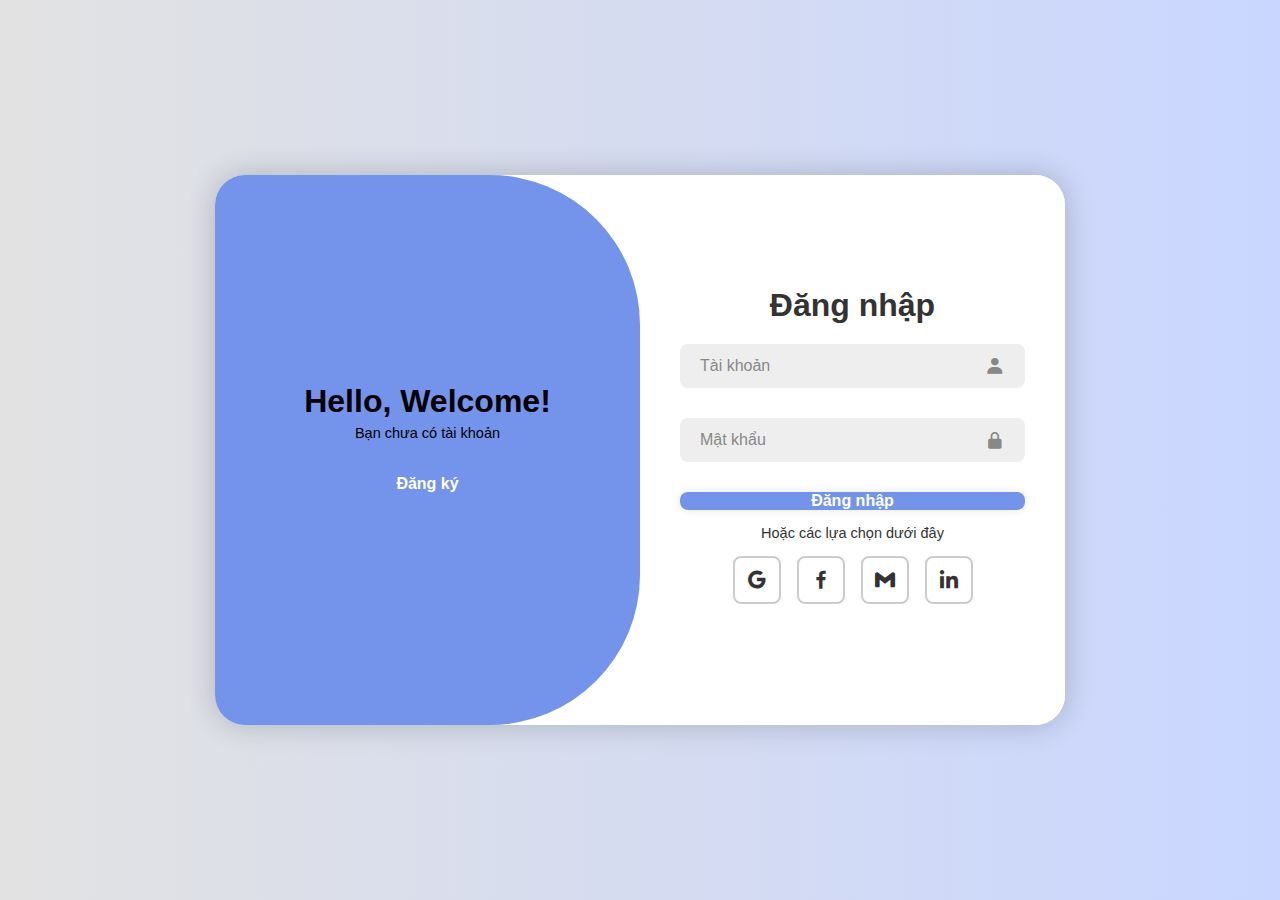
<file: dkdn.html>
<!DOCTYPE html>
<html lang="en">
<head>
    <meta charset="UTF-8">
    <meta name="viewport" content="width=device-width, initial-scale=1.0">
    <title>Document</title>
    <link href='https://unpkg.com/boxicons@2.1.4/css/boxicons.min.css' rel='stylesheet'>
    <link rel="stylesheet" href="style.css">
</head>
<body>
    <div class="container">
        <div class ="form-box login">
            <form id="login-form">
                <h1>Đăng nhập</h1>
                <div class="input-box">
                    <input type="text" id="login-username" placeholder="Tài khoản" required>
                    <i class='bx bxs-user'></i>
                </div>
                <div class="input-box">
                    <input type="password" id="login-password" placeholder="Mật khẩu" required>
                    <i class='bx bxs-lock-alt'></i>
                </div>
                <button type="submit" class="btn">Đăng nhập</button>
                <p>Hoặc các lựa chọn dưới đây</p>
                <div class="social-icons">
                    <a href=""><i class='bx bxl-google'></i></a>
                    <a href=""><i class='bx bxl-facebook'></i></a>
                    <a href=""><i class='bx bxl-gmail'></i></a>
                    <a href=""><i class='bx bxl-linkedin'></i></a>
                </div>
            </form>
        </div>

        <div class="form-box register">
            <form id="register-form">
                <h1>Đăng ký</h1>
                <div class="input-box">
                    <input type="text" id="username" placeholder="Tài khoản" required>
                    <i class='bx bxs-user'></i>
                </div>
                <div class="input-box">
                    <input type="email" id="email" placeholder="Email" required>
                    <i class='bx bxs-envelope'></i>
                </div>
                <div class="input-box">
                    <input type="password" id="password" placeholder="Mật khẩu" required>
                    <i class='bx bxs-lock-alt'></i>
                </div>
               
                <div class="input-box">
                    <input type="password" id="confirm-password" placeholder="Xác nhận mật khẩu" required>
                    <i class='bx bxs-lock-alt'></i>
                </div>
                <div class="forgot-link">
                    <a href="#">Quên mật khẩu?</a>
                </div>
                <button type="submit" class="btn">Đăng ký</button>
                <p>Hoặc các lựa chọn dưới đây</p>
                <div class="social-icons">
                    <a href=""><i class='bx bxl-google'></i></a>
                    <a href=""><i class='bx bxl-facebook'></i></a>
                    <a href=""><i class='bx bxl-gmail'></i></a>
                    <a href=""><i class='bx bxl-linkedin'></i></a>
                </div>
            </form>
        </div>
        

        <div class="toggle-box">
            <div class="toggle-panel toggle-left">
                <h1>Hello, Welcome!</h1>
                <p>Bạn chưa có tài khoản</p>
                <button class="btn register-btn">Đăng ký</button>
            </div>
            <div class="toggle-panel toggle-right">
                <h1>Welcome back</h1>
                <p>Đã có tài khoản</p>
                <button class="btn login-btn">Đăng nhập</button>
            </div>
        </div>
    </div>

    <script src="script.js"></script>
</body>
</html>
</file>
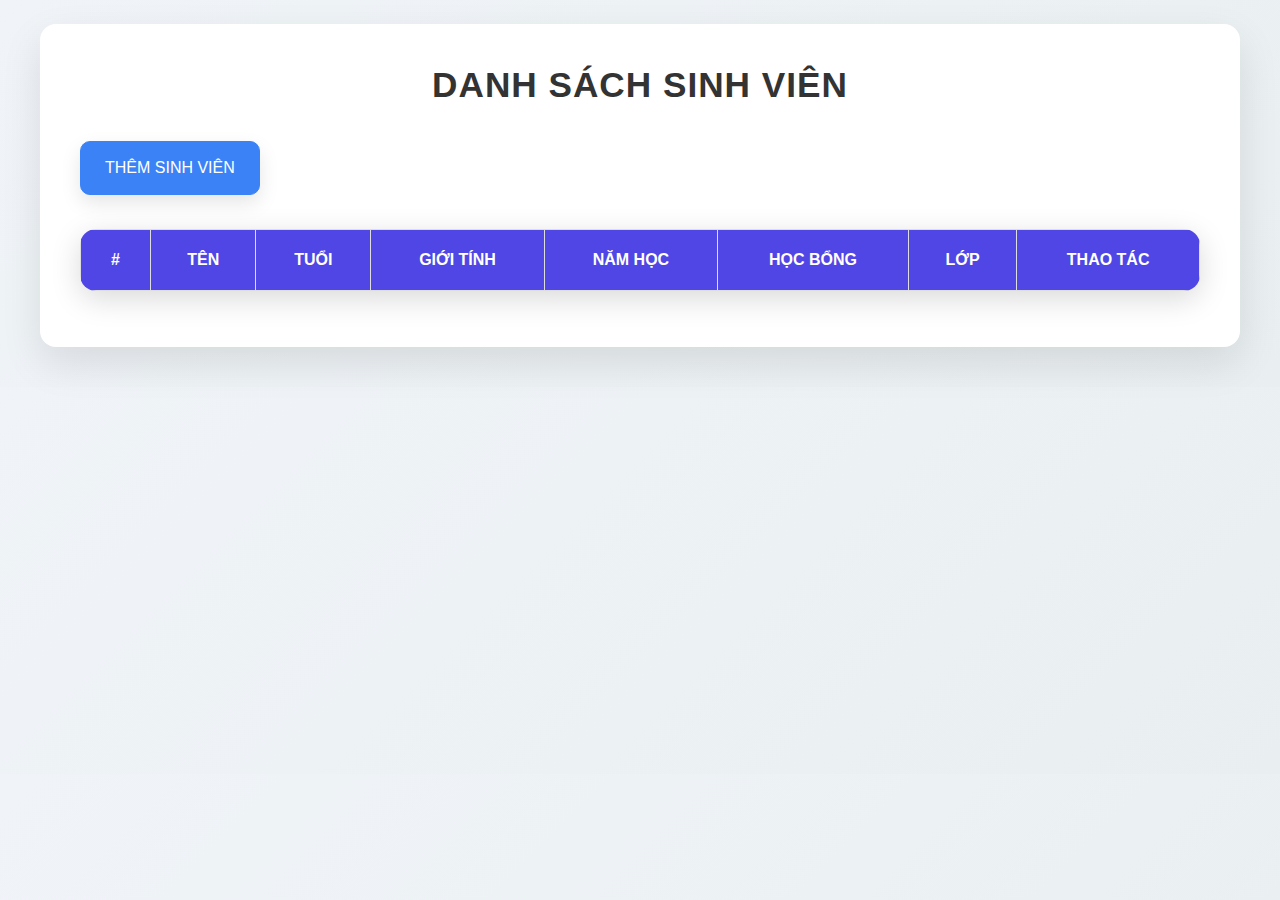
<file: student.html>
<!DOCTYPE html>
<html lang="en">
<head>
  <meta charset="UTF-8">
  <meta name="viewport" content="width=device-width, initial-scale=1.0">
  <title>Quản lý Sinh Viên</title>
  <link href="https://cdn.jsdelivr.net/npm/bootstrap@5.1.3/dist/css/bootstrap.min.css" rel="stylesheet">
  <link rel="stylesheet" href="styles.css">
</head>
<body>
  <div class="container mt-4">
    <h2>Danh Sách Sinh Viên</h2>
    <button class="btn btn-primary" onclick="openModal()">Thêm Sinh Viên</button>
    <table class="table mt-4">
      <thead>
        <tr>
          <th>#</th>
          <th>Tên</th>
          <th>Tuổi</th>
          <th>Giới Tính</th>
          <th>Năm Học</th>
          <th>Học Bổng</th>
          <th>Lớp</th>
          <th>Thao Tác</th>
        </tr>
      </thead>
      <tbody id="student-table"></tbody>
    </table>
  </div>


  <div class="modal fade" id="studentModal" tabindex="-1" aria-labelledby="studentModalLabel" aria-hidden="true">
    <div class="modal-dialog">
      <div class="modal-content">
        <div class="modal-header">
          <h5 class="modal-title" id="studentModalLabel">Thêm Sinh Viên</h5>
          <button type="button" class="btn-close" data-bs-dismiss="modal" aria-label="Close"></button>
        </div>
        <div class="modal-body">
          <form id="studentForm">
            <input type="hidden" id="studentId">
            <div class="mb-3">
              <label for="studentName" class="form-label">Tên</label>
              <input type="text" class="form-control" id="studentName" required>
            </div>
            <div class="mb-3">
              <label for="studentAge" class="form-label">Tuổi</label>
              <input type="number" class="form-control" id="studentAge" required>
            </div>
            <div class="mb-3">
              <label for="studentGender" class="form-label">Giới Tính</label>
              <select class="form-select" id="studentGender" required>
                <option value="Nam">Nam</option>
                <option value="Nữ">Nữ</option>
              </select>
            </div>
            <div class="mb-3">
              <label for="studentYear" class="form-label">Năm Học</label>
              <input type="number" class="form-control" id="studentYear" required>
            </div>
            <div class="mb-3">
              <label for="studentAward" class="form-label">Học Bổng</label>
              <input type="text" class="form-control" id="studentAward">
            </div>
            <div class="mb-3">
              <label for="studentClass" class="form-label">Lớp</label>
              <input type="text" class="form-control" id="studentClass" required>
            </div>
            <button type="button" class="btn btn-primary" onclick="saveStudent()">Lưu</button>
          </form>
        </div>
      </div>
    </div>
  </div>

  <script src="https://cdn.jsdelivr.net/npm/bootstrap@5.1.3/dist/js/bootstrap.bundle.min.js"></script>
  <script src="students.js"></script>
</body>
</html>
</file>
<file: style.css>
@import url('https://fonts.googleapis.com/css2?family=Poppins:wght@300;400;500;600;700;800;900&display=swap');

* {
    margin: 0;
    padding: 0;
    box-sizing: border-box;
    font-family: sans-serif;
}

body{
    display: flex;
    justify-content: center;
    align-items: center;
    min-height: 100vh;
    background: linear-gradient(90deg,#e2e2e2,#c9d6ff);
}

.container {
    position: relative;
    width: 850px;
    height: 550px;
    background: #fff;
    border-radius: 30px;
    margin: 20px;
    box-shadow: 0 0 30px  rgba(0, 0, 0, .2);
    overflow: hidden;
}

.form-box {
   position: absolute;
   right: 0;
   height: 100%;
   width: 50%;
   background: #fff;
   display: flex;
   align-items: center;
   color: #333;
   text-align: center;
   padding: 40px;
   z-index: 1;
   transition: .6s ease-in-out 1.2s, visibility 0s 1s;
}



.container.active .form-box{
    right: 50%;
}


.form-box.register {
    visibility:hidden;
}

.container.active .form-box.register{
    visibility: visible;
}

form {
    width: 100%;
}

.container h1 {
    font: size 36px;
    margin: -10px 0;
}

.input-box {
    position: relative;
    margin: 30px 0;
}

.input-box input{
    width:100%;
    padding: 13px 50px 13px 20px;
    background: #eee;
    border-radius: 8px;
    border: none;
    outline: none;
    font-size: 16px;
    color:#333;
    font-weight: 500;
}

.input-box input::placeholder{
    color:#888;
    font-weight: 400;
}

.input-box i {
    position: absolute;
    right: 20px;
    top:50%;
    transform: translateY(-50%);
    font-size: 20px;
    color: #888;

}

.forgot-link{
    margin: -15px 0 15px;
}

.forgot-link a{
    font-size: 15px;
    color:#333;
    text-decoration: none;
}

.btn{
width: 100%;
height: 48%;
background: #7494ec;
border-radius: 8px;
box-shadow: 0 0 10px rgba(0, 0, 0, .1);
border: none;
cursor: pointer;
font-size: 16px;
color:#fff;
font-weight: 600;
}

.container p{
    font-size: 14.5px;
    margin: 15px 0;
}

.social-icons{
    display: flex;
    justify-content: center;
}

.social-icons a{
    display: inline-flex;
    padding: 10px;
    border: 2px solid #ccc ;
    border-radius: 8px;
    font-size: 24px;
    color: #333;
    text-decoration: none;
    margin: 0 8px;
}

.toggle-box {
position: absolute;
width: 100%;
height: 100%;

}

.toggle-box::before{
    content: '';
    position: absolute;
    left: -250%;
    width: 300%;
    height: 100%;
    background: #7494ec;
    /* border: 2px solid red; */
    border-radius: 150px;
    z-index: 2;
    transition: 1.8s ease-in-out;
}

.container.active .toggle-box::before{
    left: 50%;
}

.toggle-panel{
    position: absolute;
    width: 50%;
    height: 100%;
    /* background: seagreen; */
    z-index: 2;
    display: flex;
    flex-direction: column;
    justify-content: center;
    align-items: center;
    z-index: 2;
    transition: .6s ease-in-out;
}

.toggle-panel.toggle-left{
    left: 0;
    transition-delay: 1.2s;
}

.container.active .toggle-panel.toggle-left {
    left: -50%;
    transition-delay: .6s;
}


.toggle-panel.toggle-right{
 right: -50%;
 transition-delay: .6s;
}

.container.active .toggle-panel.toggle-right{
    right: 0;
    transition-delay: 1.2s ;
}

.toggle-panel p{
margin-bottom: 20px;
}
.toggle-panel .btn{
    width: 160px;
    height: 46px;
    background: transparent;
    border: 2px #fff;
    box-shadow: none;
}

@media screen and (max-width:650px) {
    .container{
        height: calc (100vh-40px);
    }
    .form-box {
        background: purple;
        width: 100%;
        bottom: 0 ;
        height: 70%;
    }

    .container.active .form-box{
        right: 0;
        bottom: 40%;
    }
    .toggle-box::before{
        left:0;
        width: 100%;
        height: 300%;
        top: -270%;
        border-radius: 20vw;
    }

    .toggle-panel{
        border: 2px solid red;
        width: 100%;
        height: 30%;
    }

    .container.active .toggle-box::before{
        left: 0;
        top: 70%;
    }

    .toggle-panel.toggle-left{
        top:0;
    }

    .container.active .toggle-panel.toggle-left{
        left: 0;
        top: -30%;
    }
    .toggle-panel.toggle-right{
        right: 0;
        bottom: -30%;
    }
    .container.active .toggle-panel.toggle-right{
     bottom: 0;
    }
}
</file>
<file: styles.css>
body {
  font-family: 'Poppins', sans-serif;
  background: linear-gradient(135deg, #f0f4f8, #e9eff1); 
  margin: 0;
  padding: 0;
  color: #333;
  transition: background-color 0.3s ease;
}


body:hover {
  background: linear-gradient(135deg, #e9eff1, #f0f4f8);
}


.container {
  max-width: 1200px;
  margin: 40px auto;
  background-color: #ffffff;
  border-radius: 16px;
  box-shadow: 0 16px 40px rgba(0, 0, 0, 0.1); 
  padding: 40px;
  transform: translateY(0);
  opacity: 1;
  animation: slideIn 0.8s ease-out;
}


@keyframes slideIn {
  from {
      transform: translateY(50px);
      opacity: 0;
  }
  to {
      transform: translateY(0);
      opacity: 1;
  }
}


h2, h3 {
  color: #333;
  font-weight: 700;
  text-align: center;
  margin-bottom: 25px;
  font-size: 2.2rem;
  text-transform: uppercase;
  letter-spacing: 1px; 
  animation: fadeIn 1s ease-out;
}


@keyframes fadeIn {
  from {
      opacity: 0;
  }
  to {
      opacity: 1;
  }
}


.table {
  width: 100%;
  border-collapse: collapse;
  border-radius: 16px;
  overflow: hidden;
  box-shadow: 0 8px 30px rgba(0, 0, 0, 0.15); 
  transform: scale(1);
  transition: transform 0.3s ease, box-shadow 0.3s ease; 
}


.table:hover {
  transform: scale(1.02);
  box-shadow: 0 10px 40px rgba(0, 0, 0, 0.2); 
}


.table th, .table td {
  padding: 18px;
  text-align: center;
  border: 1px solid #ddd;
  transition: background-color 0.3s ease, transform 0.3s ease;
}


.table th {
  background-color: #4f46e5; 
  color: #fff;
  font-weight: 700;
  text-transform: uppercase;
}

.table td {
  background-color: #ffffff;
  color: #555;
  font-weight: 500;
}


.table td:hover {
  background-color: #f3f4f6;
  transform: translateY(-5px); 
}


.table img {
  width: 60px;
  height: 60px;
  border-radius: 50%;
  transition: transform 0.3s ease, box-shadow 0.3s ease;
  box-shadow: 0 4px 15px rgba(0, 0, 0, 0.1);
}


.table img:hover {
  transform: scale(1.1);
  box-shadow: 0 6px 20px rgba(0, 0, 0, 0.2);
}


.btn {
  transition: background-color 0.3s, transform 0.3s, box-shadow 0.3s ease, color 0.3s ease;
  font-size: 16px;
  padding: 14px 24px;
  margin: 10px 0;
  border-radius: 10px;
  box-shadow: 0 8px 20px rgba(0, 0, 0, 0.1);
  text-transform: uppercase;
}


.btn:hover {
  transform: translateY(-6px);
  box-shadow: 0 10px 30px rgba(0, 0, 0, 0.2);
  color: #fff;
}


.btn-success {
  background-color: #38b000;
  border-color: #38b000;
}

.btn-success:hover {
  background-color: #28a745;
}

.btn-warning {
  background-color: #f59e0b;
  border-color: #f59e0b;
}

.btn-warning:hover {
  background-color: #fbbf24;
}

.btn-danger {
  background-color: #ef4444;
  border-color: #ef4444;
}

.btn-danger:hover {
  background-color: #dc2626;
}

.btn-primary {
  background-color: #3b82f6;
  border-color: #3b82f6;
}

.btn-primary:hover {
  background-color: #2563eb;
}


.form-container {
  max-width: 500px;
  margin: 50px auto;
  padding: 35px;
  background-color: #fff;
  border-radius: 12px;
  box-shadow: 0 12px 35px rgba(0, 0, 0, 0.1);
  opacity: 0;
  animation: formSlideIn 0.6s ease-out forwards;
}


@keyframes formSlideIn {
  from {
      transform: translateY(-50px);
      opacity: 0;
  }
  to {
      transform: translateY(0);
      opacity: 1;
  }
}


.form-container .form-label {
  font-weight: 600;
  color: #444;
}

.form-container input {
  border-radius: 8px;
  border: 1px solid #ddd;
  padding: 12px;
  margin: 12px 0;
  width: 100%;
  transition: all 0.3s ease;
  background-color: #f8f9fa;
}

.form-container input:focus {
  border-color: #3b82f6;
  box-shadow: 0 0 8px rgba(59, 130, 246, 0.6); 
  background-color: #ffffff;
}


.form-container button {
  width: 100%;
  padding: 14px;
  font-size: 18px;
  border-radius: 10px;
  border: none;
  background-color: #3b82f6;
  color: white;
  transition: all 0.3s ease;
  letter-spacing: 1px;
}


.form-container button:hover {
  background-color: #2563eb;
  transform: scale(1.05);
}


@media (max-width: 768px) {
  .container {
      padding: 15px;
  }

  .form-container {
      max-width: 100%;
  }
}
</file>
